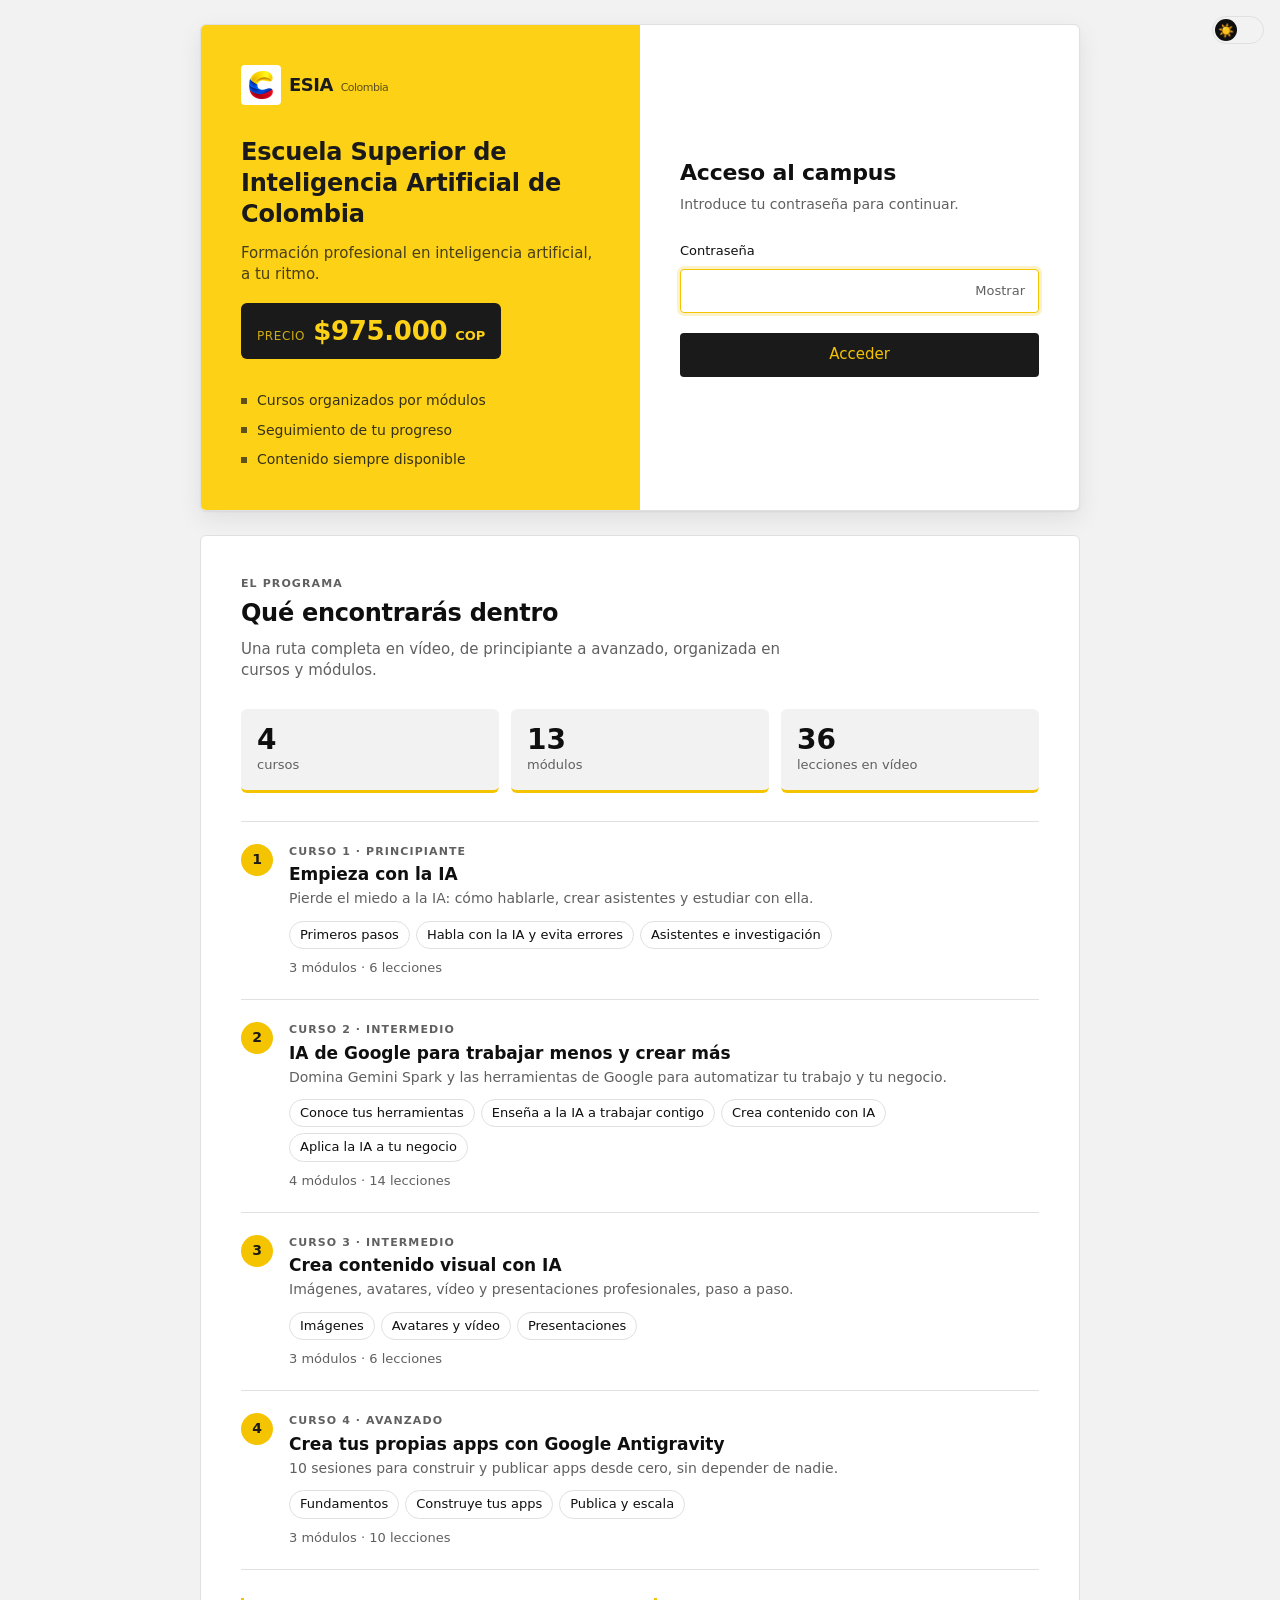
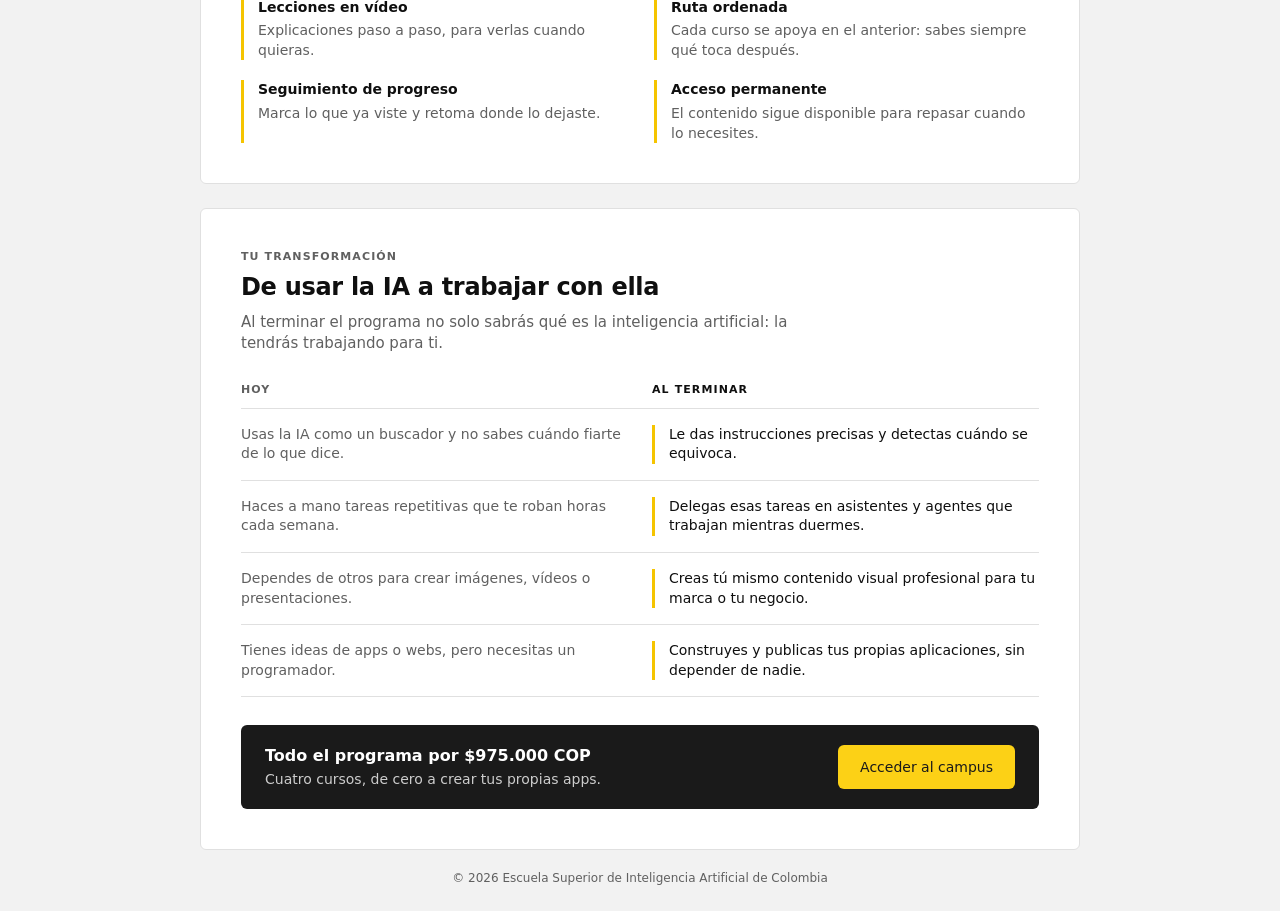
<file: index.html>
<!doctype html>
<html lang="es">
<head>
  <meta charset="utf-8">
  <meta name="viewport" content="width=device-width, initial-scale=1">
  <title>Escuela Superior de Inteligencia Artificial de Colombia</title>
  <meta name="description" content="Plataforma de formación en inteligencia artificial. Acceso con contraseña.">
  <meta name="theme-color" content="#fcd116">
  <link rel="icon" href="assets/favicon.png" type="image/png">
  <!-- Vista previa al compartir (WhatsApp, Telegram, redes). Si cambia la dirección web, actualiza las URLs de abajo. -->
  <link rel="canonical" href="https://paumartifelip-cpu.github.io/escuelasuperioriacolombia/">
  <link rel="apple-touch-icon" href="assets/apple-touch-icon.png">
  <meta property="og:type" content="website">
  <meta property="og:site_name" content="ESIA Colombia">
  <meta property="og:locale" content="es_ES">
  <meta property="og:title" content="Escuela Superior de Inteligencia Artificial de Colombia">
  <meta property="og:description" content="Formación profesional en inteligencia artificial, a tu ritmo.">
  <meta property="og:url" content="https://paumartifelip-cpu.github.io/escuelasuperioriacolombia/">
  <meta property="og:image" content="https://paumartifelip-cpu.github.io/escuelasuperioriacolombia/assets/og-image.png">
  <meta property="og:image:type" content="image/png">
  <meta property="og:image:width" content="1200">
  <meta property="og:image:height" content="630">
  <meta property="og:image:alt" content="Logo de la Escuela Superior de Inteligencia Artificial de Colombia">
  <meta name="twitter:card" content="summary_large_image">
  <meta name="twitter:title" content="Escuela Superior de Inteligencia Artificial de Colombia">
  <meta name="twitter:description" content="Formación profesional en inteligencia artificial, a tu ritmo.">
  <meta name="twitter:image" content="https://paumartifelip-cpu.github.io/escuelasuperioriacolombia/assets/og-image.png">
  <link rel="stylesheet" href="css/styles.css">
  <script src="js/redirect.js"></script>
  <script src="js/theme.js"></script>
</head>
<body class="intro-page">
  <main class="intro">
    <button id="theme-btn" class="switch intro-theme" type="button" role="switch" aria-checked="false" aria-label="Modo oscuro"><span class="switch-knob" aria-hidden="true"></span></button>

    <section class="intro-card" aria-labelledby="intro-title">
      <div class="intro-aside">
        <div class="brand">
          <img class="brand-logo" src="assets/logo.png" alt="" width="40" height="40">
          <span class="brand-text">ESIA <small>Colombia</small></span>
        </div>
        <div>
          <h1 id="intro-title">Escuela Superior de Inteligencia Artificial de Colombia</h1>
          <p class="lead">Formación profesional en inteligencia artificial, a tu ritmo.</p>
          <p class="price"><span class="price-label">Precio</span> <strong>$975.000</strong> <span class="price-cur">COP</span></p>
        </div>
        <ul class="intro-points">
          <li>Cursos organizados por módulos</li>
          <li>Seguimiento de tu progreso</li>
          <li>Contenido siempre disponible</li>
        </ul>
      </div>

      <div class="intro-main">
        <h2>Acceso al campus</h2>
        <p class="intro-note">Introduce tu contraseña para continuar.</p>

        <form id="gate-form" class="gate" autocomplete="off" novalidate>
          <label for="password">Contraseña</label>
          <div class="gate-field">
            <input id="password" name="password" type="password"
                   autocomplete="current-password" aria-describedby="gate-error" required autofocus>
            <button type="button" id="toggle-pass" class="gate-toggle" aria-label="Mostrar contraseña">Mostrar</button>
          </div>
          <p id="gate-error" class="gate-error" role="alert" hidden></p>
          <button type="submit" class="btn btn-primary btn-block">Acceder</button>
        </form>
      </div>
    </section>

    <section class="info" aria-labelledby="inside-title">
      <p class="eyebrow">El programa</p>
      <h2 id="inside-title" class="info-title">Qué encontrarás dentro</h2>
      <p class="info-lead">Una ruta completa en vídeo, de principiante a avanzado, organizada en cursos y módulos.</p>
      <dl id="program-stats" class="program-stats"></dl>
      <ol id="program-list" class="program-list"></ol>
      <ul class="includes">
        <li><strong>Lecciones en vídeo</strong><span>Explicaciones paso a paso, para verlas cuando quieras.</span></li>
        <li><strong>Ruta ordenada</strong><span>Cada curso se apoya en el anterior: sabes siempre qué toca después.</span></li>
        <li><strong>Seguimiento de progreso</strong><span>Marca lo que ya viste y retoma donde lo dejaste.</span></li>
        <li><strong>Acceso permanente</strong><span>El contenido sigue disponible para repasar cuando lo necesites.</span></li>
      </ul>
    </section>

    <section class="info" aria-labelledby="change-title">
      <p class="eyebrow">Tu transformación</p>
      <h2 id="change-title" class="info-title">De usar la IA a trabajar con ella</h2>
      <p class="info-lead">Al terminar el programa no solo sabrás qué es la inteligencia artificial: la tendrás trabajando para ti.</p>
      <div class="change-head" aria-hidden="true"><span>Hoy</span><span>Al terminar</span></div>
      <ul class="change-list">
        <li><p><span class="change-label">Hoy</span>Usas la IA como un buscador y no sabes cuándo fiarte de lo que dice.</p>
            <p><span class="change-label">Al terminar</span>Le das instrucciones precisas y detectas cuándo se equivoca.</p></li>
        <li><p><span class="change-label">Hoy</span>Haces a mano tareas repetitivas que te roban horas cada semana.</p>
            <p><span class="change-label">Al terminar</span>Delegas esas tareas en asistentes y agentes que trabajan mientras duermes.</p></li>
        <li><p><span class="change-label">Hoy</span>Dependes de otros para crear imágenes, vídeos o presentaciones.</p>
            <p><span class="change-label">Al terminar</span>Creas tú mismo contenido visual profesional para tu marca o tu negocio.</p></li>
        <li><p><span class="change-label">Hoy</span>Tienes ideas de apps o webs, pero necesitas un programador.</p>
            <p><span class="change-label">Al terminar</span>Construyes y publicas tus propias aplicaciones, sin depender de nadie.</p></li>
      </ul>
      <div class="info-cta">
        <p><strong>Todo el programa por $975.000 COP</strong><span>Cuatro cursos, de cero a crear tus propias apps.</span></p>
        <a class="btn btn-primary" href="#password">Acceder al campus</a>
      </div>
    </section>

    <footer class="intro-foot">© <span id="year"></span> Escuela Superior de Inteligencia Artificial de Colombia</footer>
  </main>

  <script src="js/auth.js"></script>
  <script src="js/gate.js"></script>
  <script src="js/data.js"></script>
  <script src="js/landing.js"></script>
</body>
</html>
</file>
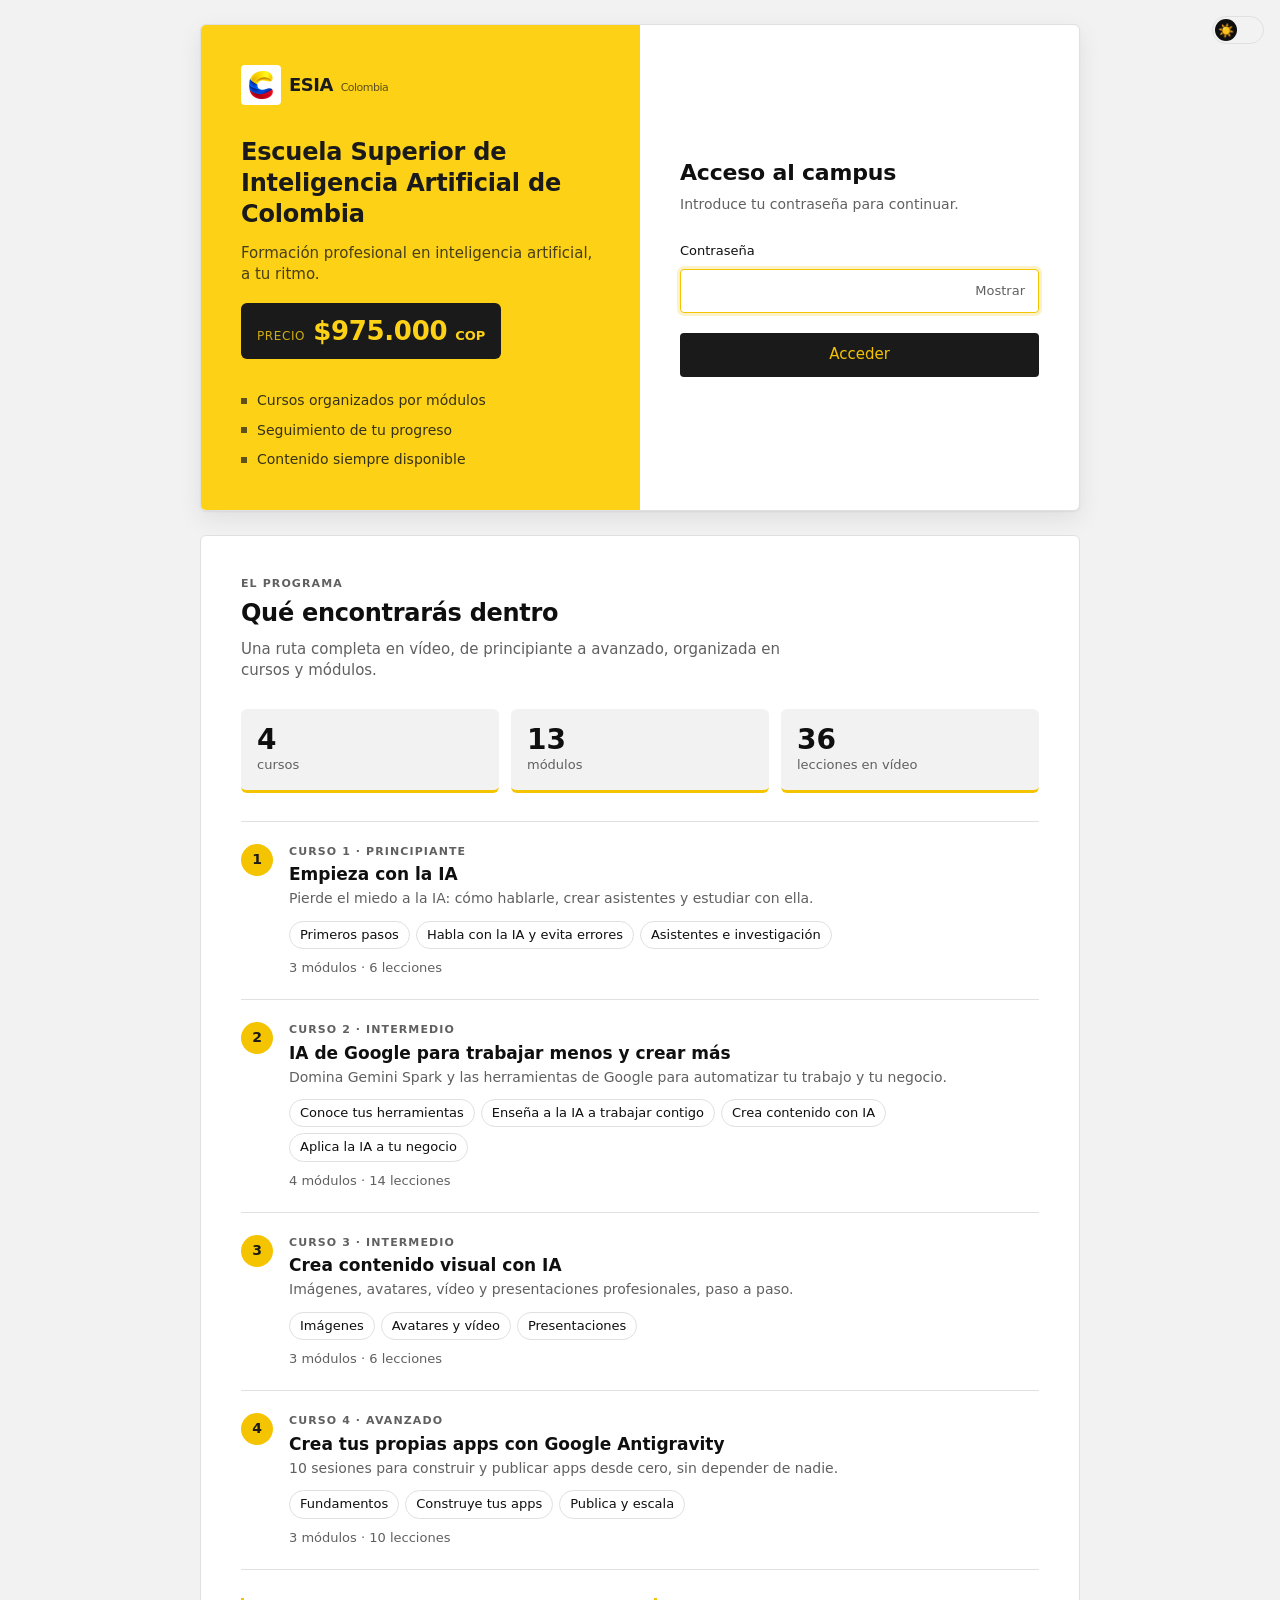
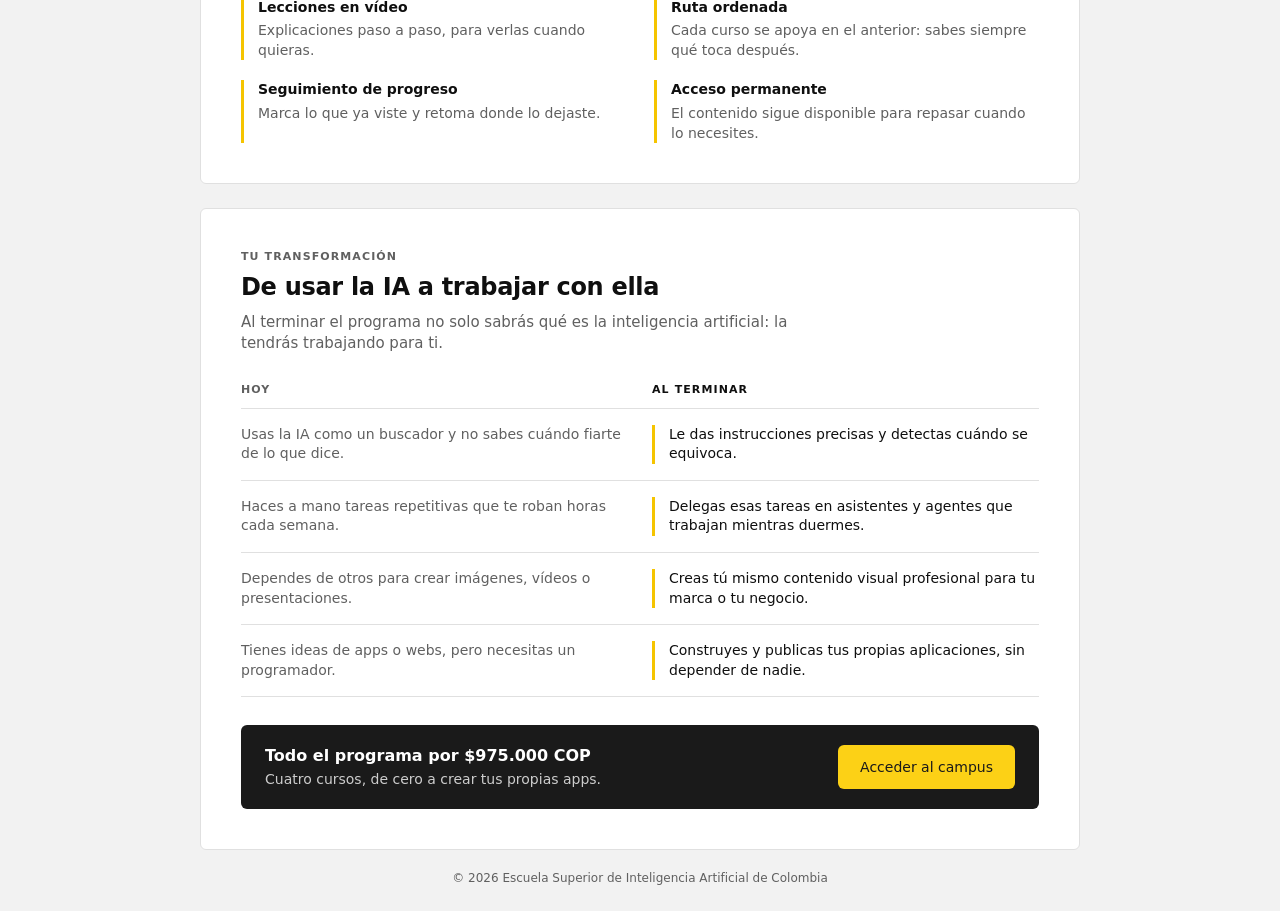
<file: escuela.html>
<!doctype html>
<html lang="es">
<head>
  <meta charset="utf-8">
  <meta name="viewport" content="width=device-width, initial-scale=1">
  <title>ESIA Colombia · Escuela</title>
  <meta name="theme-color" content="#fcd116">
  <meta name="robots" content="noindex">
  <link rel="icon" href="assets/favicon.png" type="image/png">
  <link rel="apple-touch-icon" href="assets/apple-touch-icon.png">
  <link rel="stylesheet" href="css/styles.css">
  <script src="js/redirect.js"></script>
  <script src="js/theme.js"></script>
  <script src="js/auth.js"></script>
  <script>
    // Guardia de acceso: sin sesión, vuelve a la portada antes de pintar nada.
    if (!EsiaAuth.isLoggedIn()) { window.location.replace('index.html'); }
  </script>
</head>
<body class="school-page">
  <header class="topbar">
    <div class="topbar-left">
      <button id="menu-btn" class="icon-btn" aria-label="Menú" aria-controls="sidebar" aria-expanded="false">
        <svg viewBox="0 0 24 24" width="24" height="24"><path fill="currentColor" d="M3 6h18v2H3zm0 5h18v2H3zm0 5h18v2H3z"/></svg>
      </button>
      <a href="#/" class="brand" aria-label="Inicio">
        <img class="brand-logo" src="assets/logo.png" alt="" width="32" height="32">
        <span class="brand-text">ESIA <small>Colombia</small></span>
      </a>
    </div>

    <form id="search-form" class="search" role="search">
      <span class="search-icon" aria-hidden="true">
        <svg viewBox="0 0 24 24" width="18" height="18" fill="none" stroke="currentColor" stroke-width="2" stroke-linecap="round" stroke-linejoin="round"><circle cx="11" cy="11" r="7"/><path d="m20 20-3.5-3.5"/></svg>
      </span>
      <input id="search" type="search" placeholder="Buscar lecciones" aria-label="Buscar lecciones" autocomplete="off" enterkeyhint="search">
      <button type="button" id="search-clear" class="search-clear" aria-label="Borrar búsqueda">×</button>
    </form>

    <div class="topbar-right">
      <button id="theme-btn" class="switch" type="button" role="switch" aria-checked="false" aria-label="Modo oscuro"><span class="switch-knob" aria-hidden="true"></span></button>
      <button id="logout-btn" class="btn btn-ghost" type="button">Salir</button>
    </div>
  </header>

  <div class="shell">
    <aside id="sidebar" class="sidebar" aria-label="Navegación"></aside>
    <div id="backdrop" class="backdrop" hidden></div>
    <main id="view" class="view" tabindex="-1"></main>
  </div>

  <noscript><p class="noscript">Esta plataforma necesita JavaScript.</p></noscript>

  <script src="js/data.js"></script>
  <script src="js/app.js"></script>
</body>
</html>
</file>
<file: css/styles.css>
:root {
  --bg: #242527;
  --surface: #2c2d30;
  --surface-2: #36373b;
  --surface-3: #4a4b50;
  --text: #f1f1f1;
  --text-dim: #b4b5ba;
  --red: #ce1126;
  --red-dark: #a50d1f;
  --blue: #fcd116;
  --accent: #fcd116;
  --accent-deep: #e6b800;
  --on-accent: #1a1a1a;
  --on-text: #242527;
  --topbar-bg: rgba(36, 37, 39, .95);
  --error: #ff6b81;
  --radius: 6px;
  --topbar-h: 56px;
  --sidebar-w: 240px;
}

*, *::before, *::after { box-sizing: border-box; }
html { -webkit-text-size-adjust: 100%; }
html { color-scheme: dark; }
html[data-theme="light"] {
  color-scheme: light;
  --bg: #ffffff;
  --surface: #ffffff;
  --surface-2: #f2f2f2;
  --surface-3: #e0e0e0;
  --text: #0f0f0f;
  --text-dim: #606060;
  --on-text: #ffffff;
  --topbar-bg: rgba(255, 255, 255, .95);
  --blue: #b38f00;
  --accent: #f5c400;
  --accent-deep: #d4a900;
  --on-accent: #1a1a1a;
  --error: #c4001f;
}
body {
  margin: 0;
  background: var(--bg);
  color: var(--text);
  font-family: Roboto, "Segoe UI", system-ui, -apple-system, Arial, sans-serif;
  font-size: 14px;
  line-height: 1.4;
  -webkit-font-smoothing: antialiased;
  overflow-x: hidden;
  overflow-wrap: break-word;
}
a { color: inherit; text-decoration: none; }
img { display: block; max-width: 100%; }
h1, h2, h3, p { margin: 0; }
:focus-visible { outline: 2px solid var(--blue); outline-offset: 2px; }
[hidden] { display: none !important; }

/* ---------- Marca ---------- */
.brand { display: inline-flex; align-items: center; gap: 8px; font-weight: 700; letter-spacing: -0.5px; }
.brand-logo { width: 32px; height: 32px; object-fit: contain; flex: none; }
.brand-text { font-size: 18px; }
.brand-text small { font-weight: 400; color: var(--text-dim); font-size: 11px; margin-left: 2px; }

/* ---------- Botones ---------- */
.btn {
  display: inline-flex; align-items: center; justify-content: center; gap: 6px;
  border: 0; border-radius: 6px; padding: 0 16px; min-height: 36px;
  font: inherit; font-weight: 500; cursor: pointer; transition: background .15s;
  text-align: center;
}
.btn-primary { background: var(--accent); color: var(--on-accent); }
.btn-primary:hover { background: var(--accent-deep); }
html:not([data-theme="light"]) .btn-primary:hover { background: #ffe14d; }
.btn-secondary { background: transparent; color: var(--text); border: 1px solid var(--surface-3); }
.btn-secondary:hover { background: var(--surface-2); }
.btn-ghost { background: transparent; color: var(--text); border: 1px solid var(--surface-3); }
.btn-ghost:hover { background: var(--surface-2); }
.btn-block { width: 100%; min-height: 44px; border-radius: 4px; font-size: 15px; }
.intro .btn-primary { background: var(--on-accent); color: var(--accent); opacity: 1; }
.intro .btn-primary:hover { background: #000; }
.icon-btn {
  display: grid; place-items: center; width: 40px; height: 40px; border: 0; border-radius: 50%;
  background: transparent; color: var(--text); cursor: pointer; font-size: 16px; flex: none;
}
.icon-btn:hover { background: var(--surface-2); }

/* ---------- Introducción ---------- */
.intro-page { min-height: 100vh; min-height: 100dvh; background: var(--surface-2); }
.intro {
  position: relative; min-height: 100vh; min-height: 100dvh; display: flex; flex-direction: column;
  align-items: center; justify-content: center; padding: 24px 16px;
}
.intro-card {
  display: grid; grid-template-columns: 1fr 1fr; width: 100%; max-width: 880px; min-height: 480px;
  background: var(--bg); border: 1px solid var(--surface-3); border-radius: 6px; overflow: hidden;
  box-shadow: 0 1px 2px rgba(0, 0, 0, .06), 0 8px 24px rgba(0, 0, 0, .08);
}
.intro-aside {
  display: flex; flex-direction: column; justify-content: space-between; gap: 32px; padding: 40px;
  background: #fcd116; color: #1a1a1a;
}
.intro-aside .brand-text small { color: rgba(26, 26, 26, .7); }
.intro-aside .brand-logo { width: 40px; height: 40px; background: #fff; border-radius: 4px; padding: 4px; }
.intro-aside h1 { font-size: 24px; line-height: 1.3; font-weight: 600; letter-spacing: -.2px; margin-bottom: 12px; }
.lead { color: rgba(26, 26, 26, .8); font-size: 15px; }
.price { display: inline-flex; align-items: baseline; gap: 8px; margin-top: 18px; padding: 10px 16px; background: #1a1a1a; color: #fcd116; border-radius: 6px; }
.price-label { font-size: 12px; text-transform: uppercase; letter-spacing: .6px; opacity: .8; }
.price strong { font-size: 26px; font-weight: 700; letter-spacing: -.3px; }
.price-cur { font-size: 13px; font-weight: 600; }
.intro-points { list-style: none; margin: 0; padding: 0; display: grid; gap: 10px; color: rgba(26, 26, 26, .88); font-size: 14px; }
.intro-points li { display: flex; align-items: center; gap: 10px; }
.intro-points li::before { content: ""; width: 6px; height: 6px; background: #1a1a1a; opacity: .7; flex: none; }
.intro-aside, .intro-main { min-width: 0; }
.intro-main { display: flex; flex-direction: column; justify-content: center; padding: 40px; }
.intro-main h2 { font-size: 22px; font-weight: 600; letter-spacing: -.2px; }
.intro-note { color: var(--text-dim); margin: 6px 0 28px; }
.gate label { display: block; font-weight: 500; font-size: 13px; margin-bottom: 8px; }
.gate-field { position: relative; display: flex; align-items: center; }
.gate input {
  width: 100%; height: 44px; padding: 0 84px 0 14px; border-radius: 4px;
  background: var(--bg); color: var(--text); border: 1px solid var(--surface-3); font: inherit; font-size: 16px;
}
.gate input:hover { border-color: var(--text-dim); }
.gate input:focus { outline: none; border-color: var(--accent); box-shadow: 0 0 0 3px color-mix(in srgb, var(--accent) 22%, transparent); }
.gate input[aria-invalid="true"] { border-color: var(--error); }
.gate-toggle {
  position: absolute; right: 4px; height: 36px; padding: 0 10px; border: 0; border-radius: 4px;
  background: transparent; color: var(--text-dim); font: inherit; font-size: 13px; cursor: pointer;
}
.gate-toggle:hover { color: var(--text); background: var(--surface-2); }
.gate-error { color: var(--error); margin-top: 10px; font-size: 13px; }
.gate .btn-block { margin-top: 20px; }
/* ---------- Portada: programa y transformación ---------- */
.info {
  width: 100%; max-width: 880px; margin-top: 24px; padding: 40px;
  background: var(--bg); border: 1px solid var(--surface-3); border-radius: 6px;
}
.info-title { font-size: 24px; font-weight: 700; letter-spacing: -.3px; margin-top: 6px; }
.info-lead { color: var(--text-dim); font-size: 15px; margin-top: 8px; max-width: 60ch; }
.program-stats { display: grid; grid-template-columns: repeat(3, minmax(0, 1fr)); gap: 12px; margin: 28px 0; }
.program-stats div { display: flex; flex-direction: column-reverse; padding: 16px; background: var(--surface-2); border-radius: 6px; border-bottom: 3px solid var(--accent); }
.program-stats dt { color: var(--text-dim); font-size: 13px; }
.program-stats dd { margin: 0; font-size: 28px; font-weight: 700; color: var(--text); line-height: 1.1; }
.program-list { list-style: none; margin: 0; padding: 0; border-top: 1px solid var(--surface-3); }
.program-item { display: flex; gap: 16px; padding: 22px 0; border-bottom: 1px solid var(--surface-3); }
.program-num {
  flex: none; display: grid; place-items: center; width: 32px; height: 32px; border-radius: 50%;
  background: var(--accent); color: var(--on-accent); font-weight: 700;
}
.program-body { min-width: 0; }
.program-title { font-size: 17px; line-height: 1.3; margin: 4px 0 0; }
.program-desc { color: var(--text-dim); margin-top: 4px; }
.program-modules { display: flex; flex-wrap: wrap; gap: 6px; list-style: none; margin: 12px 0 0; padding: 0; }
.program-modules li { padding: 4px 10px; border: 1px solid var(--surface-3); border-radius: 999px; font-size: 13px; }
.program-meta { color: var(--text-dim); font-size: 13px; margin-top: 10px; }
.includes { display: grid; grid-template-columns: repeat(2, minmax(0, 1fr)); gap: 20px 28px; list-style: none; margin: 28px 0 0; padding: 0; }
.includes li { display: flex; flex-direction: column; gap: 4px; padding-left: 14px; border-left: 3px solid var(--accent); }
.includes span { color: var(--text-dim); }
.change-head, .change-list li { display: grid; grid-template-columns: minmax(0, 1fr) minmax(0, 1fr); gap: 24px; }
.change-head { margin-top: 28px; padding-bottom: 10px; border-bottom: 1px solid var(--surface-3); font-size: 11px; font-weight: 600; letter-spacing: .1em; text-transform: uppercase; color: var(--text-dim); }
.change-head span + span { color: var(--text); }
.change-list { list-style: none; margin: 0; padding: 0; }
.change-list li { padding: 16px 0; border-bottom: 1px solid var(--surface-3); }
.change-list p:first-child { color: var(--text-dim); }
.change-list p:last-child { font-weight: 500; padding-left: 14px; border-left: 3px solid var(--accent); }
.change-label { display: none; }
.info-cta {
  display: flex; align-items: center; justify-content: space-between; gap: 16px; flex-wrap: wrap;
  margin-top: 28px; padding: 20px 24px; background: #1a1a1a; color: #fff; border-radius: 6px;
}
.info-cta p { display: flex; flex-direction: column; gap: 2px; font-size: 16px; }
.info-cta span { font-size: 14px; color: rgba(255, 255, 255, .78); }
.info-cta .btn-primary { min-height: 44px; padding: 0 22px; background: #fcd116; color: #1a1a1a; }
.info-cta .btn-primary:hover { background: #ffe14d; }
.intro-foot { margin-top: 20px; color: var(--text-dim); font-size: 12px; text-align: center; }
.shake { animation: shake .4s; }
@keyframes shake {
  20%, 60% { transform: translateX(-6px); }
  40%, 80% { transform: translateX(6px); }
}

/* ---------- Barra superior ---------- */
.topbar {
  position: fixed; inset: 0 0 auto 0; z-index: 30; height: var(--topbar-h);
  display: flex; align-items: center; justify-content: space-between; gap: 12px; padding: 0 16px;
  background: var(--topbar-bg); backdrop-filter: blur(8px); border-bottom: 1px solid var(--surface-3);
}
.topbar-left { display: flex; align-items: center; gap: 8px; }
.topbar-right { display: flex; align-items: center; gap: 8px; min-width: 100px; justify-content: flex-end; }
.search {
  position: relative; display: flex; align-items: center; flex: 0 1 560px; min-width: 0; height: 40px;
  background: var(--bg); border: 1px solid var(--surface-3); border-radius: 4px;
  transition: background .15s, border-color .15s, box-shadow .15s;
}
.search:hover { border-color: var(--text-dim); }
.search:focus-within {
  background: var(--bg); border-color: var(--accent); box-shadow: 0 0 0 3px color-mix(in srgb, var(--accent) 22%, transparent);
}
.search-icon { position: absolute; left: 14px; color: var(--text-dim); pointer-events: none; display: grid; }
.search input {
  flex: 1; min-width: 0; height: 100%; padding: 0 40px 0 44px; background: transparent; color: var(--text);
  border: 0; border-radius: 4px; font: inherit; font-size: 15px; appearance: none; -webkit-appearance: none;
}
.search input:focus { outline: none; }
.search input::placeholder { color: var(--text-dim); }
.search input::-webkit-search-cancel-button { display: none; }
.search-clear {
  position: absolute; right: 6px; width: 28px; height: 28px; border: 0; border-radius: 50%;
  background: transparent; color: var(--text-dim); cursor: pointer; font-size: 18px; line-height: 1;
}
.search-clear:hover { background: var(--surface-3); color: var(--text); }
.search:not(.has-value) .search-clear { display: none; }

/* ---------- Interruptor de tema ---------- */
.switch {
  position: relative; flex: none; width: 52px; height: 28px; padding: 0; border: 1px solid var(--surface-3);
  border-radius: 14px; background: var(--surface-2); cursor: pointer; transition: background .2s;
}
.switch-knob {
  position: absolute; top: 2px; left: 2px; width: 22px; height: 22px; border-radius: 50%;
  display: grid; place-items: center; font-size: 13px; line-height: 1;
  background: var(--text); color: var(--on-text); transition: transform .2s;
}
.switch[aria-checked="true"] .switch-knob { transform: translateX(24px); }
.intro-theme { position: absolute; top: 16px; right: 16px; z-index: 2; }

/* ---------- Estructura ---------- */
.shell { padding-top: var(--topbar-h); display: flex; min-height: 100vh; max-width: 100%; }
.sidebar {
  position: fixed; top: var(--topbar-h); bottom: 0; left: 0; width: var(--sidebar-w);
  padding: 12px; overflow-y: auto; background: var(--bg); z-index: 25;
}
.view { flex: 1; min-width: 0; max-width: 100%; margin-left: var(--sidebar-w); padding: 12px 24px 48px; outline: none; }
.sidebar-collapsed .sidebar { display: none; }
.sidebar-collapsed .view { margin-left: 0; }
.backdrop { position: fixed; inset: 0; background: rgba(0, 0, 0, .6); z-index: 20; }

.side-item {
  display: flex; align-items: center; gap: 12px; padding: 8px 12px; border-radius: 6px; line-height: 1.3;
}
.side-item:hover { background: var(--surface-2); }
.side-item.active { background: var(--surface-2); font-weight: 600; box-shadow: inset 3px 0 0 var(--accent); }
.side-logout { width: 100%; margin-top: 16px; border: 0; background: transparent; color: var(--text-dim); font: inherit; cursor: pointer; text-align: left; }
.side-num { flex: none; display: grid; place-items: center; width: 24px; height: 24px; border-radius: 4px; background: var(--surface-3); font-size: 12px; font-weight: 600; }
.side-item.active .side-num { background: var(--accent); color: var(--on-accent); }
.side-icon { width: 24px; text-align: center; flex: none; font-size: 18px; }
.side-label { display: grid; min-width: 0; }
.side-sub { color: var(--text-dim); font-size: 12px; }
.progress .progress-text { margin-top: 8px; }
.side-title { margin: 24px 12px 8px; font-weight: 600; font-size: 11px; letter-spacing: .08em; text-transform: uppercase; color: var(--text-dim); }
.side-title.current { color: var(--text); }
.chips-sub { padding-top: 0; }
.chips-sub .chip { background: transparent; border: 1px solid var(--surface-3); }
.chips-sub .chip.active { background: var(--text); border-color: var(--text); }
.progress { padding: 4px 12px; }


/* ---------- Contenido ---------- */
.view-title { font-size: 24px; font-weight: 700; margin: 8px 0 16px; letter-spacing: -.3px; }
.eyebrow { font-size: 11px; font-weight: 600; letter-spacing: .1em; text-transform: uppercase; color: var(--text-dim); }
.crumb { display: inline-block; margin: 4px 0 8px; color: var(--text-dim); font-weight: 500; }
.crumb:hover { color: var(--text); }
.empty { display: grid; justify-items: center; gap: 12px; padding: 80px 16px; color: var(--text-dim); text-align: center; }
.empty-icon { font-size: 48px; }
.thumb { position: relative; aspect-ratio: 16 / 9; border-radius: 4px; overflow: hidden; background: var(--surface-2); flex: none; }
.thumb img { width: 100%; height: 100%; object-fit: cover; }
.thumb-fallback { visibility: hidden; }
.thumb-sm { width: 128px; }

.bar { height: 4px; border-radius: 2px; background: var(--surface-3); overflow: hidden; }
.bar span { display: block; height: 100%; width: 0; background: var(--accent); transition: width .3s; }
.progress-block { display: grid; gap: 6px; margin: 12px 0; }
.progress-text { color: var(--text-dim); font-size: 12px; }

/* Inicio: continuar + cursos */
.resume {
  display: flex; align-items: center; gap: 16px; padding: 12px; margin-bottom: 20px;
  background: var(--bg); border: 1px solid var(--surface-3); border-left: 3px solid var(--accent); border-radius: var(--radius);
}
.resume:hover { background: var(--surface-2); }
.resume .lesson-text { flex: 1; }
.courses { display: grid; grid-template-columns: repeat(auto-fill, minmax(320px, 1fr)); gap: 16px; max-width: 1000px; }
.course-card { display: flex; flex-direction: column; padding: 24px; background: var(--bg); border: 1px solid var(--surface-3); border-top: 3px solid var(--accent); border-radius: 6px; }
.lead-line { color: var(--text-dim); margin: -8px 0 20px; font-size: 15px; }
.course-desc { color: var(--text-dim); margin-top: 6px; font-size: 14px; max-width: 60ch; }
.course-title { font-size: 18px; line-height: 1.3; margin-top: 4px; }
.course-meta { color: var(--text-dim); margin-top: 4px; }
.course-actions { display: flex; flex-wrap: wrap; gap: 8px; margin-top: auto; padding-top: 8px; }

/* Curso: módulos y lecciones numeradas */
.course-head { display: flex; align-items: flex-start; justify-content: space-between; gap: 16px; flex-wrap: wrap; max-width: 860px; margin-bottom: 8px; }
.course-head > div { flex: 1; min-width: 260px; }
.module { max-width: 860px; margin-top: 40px; }
.module-head { display: flex; align-items: flex-end; justify-content: space-between; gap: 12px; padding: 0 12px 12px; border-bottom: 2px solid var(--text); }
.module-title { font-size: 18px; font-weight: 600; margin-top: 4px; }
.count { color: var(--text-dim); font-weight: 600; font-variant-numeric: tabular-nums; }
.count.complete { color: var(--text); }
.count.complete::before { content: "✓ "; }

.lessons { list-style: none; margin: 0; padding: 0; }
.lesson { display: flex; align-items: center; gap: 12px; padding: 14px 12px; border-radius: 6px; }
.lesson:hover { background: var(--surface-2); }
.lesson.current { background: var(--surface-2); box-shadow: inset 3px 0 0 var(--accent); }
.lesson.current .lesson-title { font-weight: 600; }
.lesson-link { display: flex; align-items: center; gap: 16px; flex: 1; min-width: 0; }
.lesson-text { display: grid; gap: 2px; min-width: 0; }
.lesson-title { font-weight: 500; font-size: 15px; line-height: 1.45; }
.lesson-sub { color: var(--text-dim); font-size: 13px; }
.step { flex: none; width: 20px; text-align: center; color: var(--text-dim); font-size: 13px; font-weight: 500; font-variant-numeric: tabular-nums; }
.lesson.seen .lesson-title { color: var(--text-dim); }
.lesson.seen .thumb img { opacity: .55; }
.lessons-flat { max-width: 860px; }

/* Botón de visto: anillo fino; al marcar, solo una marca dibujada con trazo */
.check {
  position: relative; flex: none; width: 20px; height: 20px; padding: 0; margin-left: 4px;
  border: 1.5px solid var(--surface-3); border-radius: 50%; background: transparent; cursor: pointer;
  font-size: 0; color: var(--text); transition: border-color .15s, background .15s;
}
.check:hover { border-color: var(--text-dim); }
.check::after {
  content: ""; position: absolute; left: 5.5px; top: 2.5px; width: 4px; height: 8px;
  border: solid currentColor; border-width: 0 1.5px 1.5px 0; transform: rotate(45deg) scale(0);
  transition: transform .15s;
}
.check.on { border-color: var(--text); }
.check.on::after { transform: rotate(45deg) scale(1); }

/* Reproductor */
.watch { display: grid; grid-template-columns: minmax(0, 1fr) 380px; gap: 28px; max-width: 1600px; margin: 0 auto; }
.player { aspect-ratio: 16 / 9; border-radius: var(--radius); overflow: hidden; background: #000; margin-bottom: 14px; }
.player iframe { width: 100%; height: 100%; border: 0; display: block; }
.watch-title { font-size: 22px; overflow-wrap: anywhere; font-weight: 700; line-height: 1.3; margin: 4px 0; }
.watch-actions { display: flex; flex-wrap: wrap; align-items: center; gap: 8px; margin-top: 14px; }
.watch-nav { display: grid; grid-template-columns: 1fr 1fr; gap: 12px; margin-top: 24px; }
.nav-link { display: grid; gap: 2px; padding: 12px 14px; border-radius: var(--radius); background: var(--bg); border: 1px solid var(--surface-3); min-width: 0; }
.nav-link:hover { background: var(--surface-2); }
.nav-link small { color: var(--text-dim); font-weight: 600; }
.nav-link span { font-weight: 500; overflow: hidden; text-overflow: ellipsis; white-space: nowrap; }
.nav-next { text-align: right; grid-column: 2; }
.file-warning { margin-bottom: 12px; padding: 10px 14px; border-radius: var(--radius); background: var(--surface-2); border-left: 4px solid var(--accent); }

.queue { align-self: start; position: sticky; top: calc(var(--topbar-h) + 12px); max-height: calc(100vh - var(--topbar-h) - 24px); overflow-y: auto; padding: 0 4px 24px 0; }
.queue .crumb { margin-bottom: 16px; }
.queue-title { font-size: 18px; font-weight: 600; line-height: 1.35; }
.queue .progress-block { margin: 16px 0 8px; }
.queue-module { display: flex; justify-content: space-between; align-items: baseline; gap: 8px; margin: 32px 12px 8px; font-weight: 500; font-size: 13px; color: var(--text-dim); }
.queue-module span:first-child { letter-spacing: .02em; }
.lessons-compact .lesson { padding: 12px 12px; }
.lessons-compact .lesson-link { gap: 14px; }
.lessons-compact .lesson-title { font-size: 14px; line-height: 1.45; font-weight: 400; }
.lessons-compact .lesson.current .lesson-title { font-weight: 600; }

.noscript { padding: 24px; text-align: center; }

/* ---------- Responsive ---------- */
@media (max-width: 1200px) {
  .watch { grid-template-columns: 1fr; }
  .queue { position: static; max-height: none; }
}
@media (max-width: 1000px) {
  .topbar-right { min-width: 0; }
  .sidebar { transform: translateX(-100%); transition: transform .2s; box-shadow: 4px 0 20px rgba(0, 0, 0, .5); }
  .menu-open .sidebar { transform: none; }
  .view { margin-left: 0; padding: 8px 16px 40px; }
  .sidebar-collapsed .sidebar { display: block; }
}
@media (max-width: 640px) {
  :root { --topbar-h: 52px; }
  .topbar { padding: 0 8px; gap: 6px; padding-left: max(8px, env(safe-area-inset-left)); padding-right: max(8px, env(safe-area-inset-right)); }
  .topbar-left { gap: 2px; flex: none; }
  .brand-text { display: none; }
  .search { flex: 1 1 auto; min-width: 0; }
  .search input { font-size: 16px; }
  .topbar-right { min-width: 0; flex: none; }
  .topbar-right > .btn { display: none; }
  .sidebar { width: min(86vw, 320px); }
  .view { padding: 8px 16px 40px; }
  .view-title { font-size: 21px; }
  .courses { grid-template-columns: minmax(0, 1fr); }
  .course-card { padding: 16px; }
  .course-head { flex-direction: column; }
  .course-head > div { min-width: 0; width: 100%; }
  .course-head > .btn { width: 100%; }
  .resume { flex-wrap: wrap; }
  .resume .thumb-sm { display: none; }
  .resume .btn { width: 100%; }
  .module { margin-top: 28px; }
  .module-head, .lesson { padding-left: 4px; padding-right: 4px; }
  .lesson-link { gap: 10px; }
  .lesson .thumb-sm { width: 84px; }
  .lessons-compact .lesson .thumb-sm { display: none; }
  .check { width: 24px; height: 24px; }
  .check::after { left: 7.5px; top: 4px; }
  .watch { gap: 20px; }
  .player { border-radius: 0; margin-left: -16px; margin-right: -16px; }
  .watch-title { font-size: 19px; }
  .watch-actions { flex-direction: column; align-items: stretch; }
  .watch-actions .btn { width: 100%; min-height: 44px; }
  .watch-nav { grid-template-columns: minmax(0, 1fr); }
  .nav-next { grid-column: auto; text-align: left; }
  .nav-link span { white-space: normal; }
  .intro { padding: 16px 12px; justify-content: flex-start; padding-top: 56px; }
  .intro-card { grid-template-columns: minmax(0, 1fr); min-height: 0; }
  .intro-aside, .intro-main { padding: 24px 20px; }
  .intro-aside { gap: 20px; }
  .intro-aside h1 { font-size: 20px; }
  .info { padding: 24px 20px; margin-top: 16px; }
  .info-title { font-size: 20px; }
  .program-stats { gap: 8px; }
  .program-stats div { padding: 12px; }
  .program-stats dd { font-size: 22px; }
  .program-item { gap: 12px; }
  .includes { grid-template-columns: minmax(0, 1fr); }
  .change-head { display: none; }
  .change-list li { grid-template-columns: minmax(0, 1fr); gap: 10px; }
  .change-label { display: block; font-size: 11px; font-weight: 600; letter-spacing: .1em; text-transform: uppercase; margin-bottom: 2px; }
  .change-list p:last-child .change-label { color: var(--text); }
  .info-cta .btn { width: 100%; }
  .gate input { font-size: 16px; }
}
@media (prefers-reduced-motion: reduce) {
  * { animation: none !important; transition: none !important; }
}
</file>
